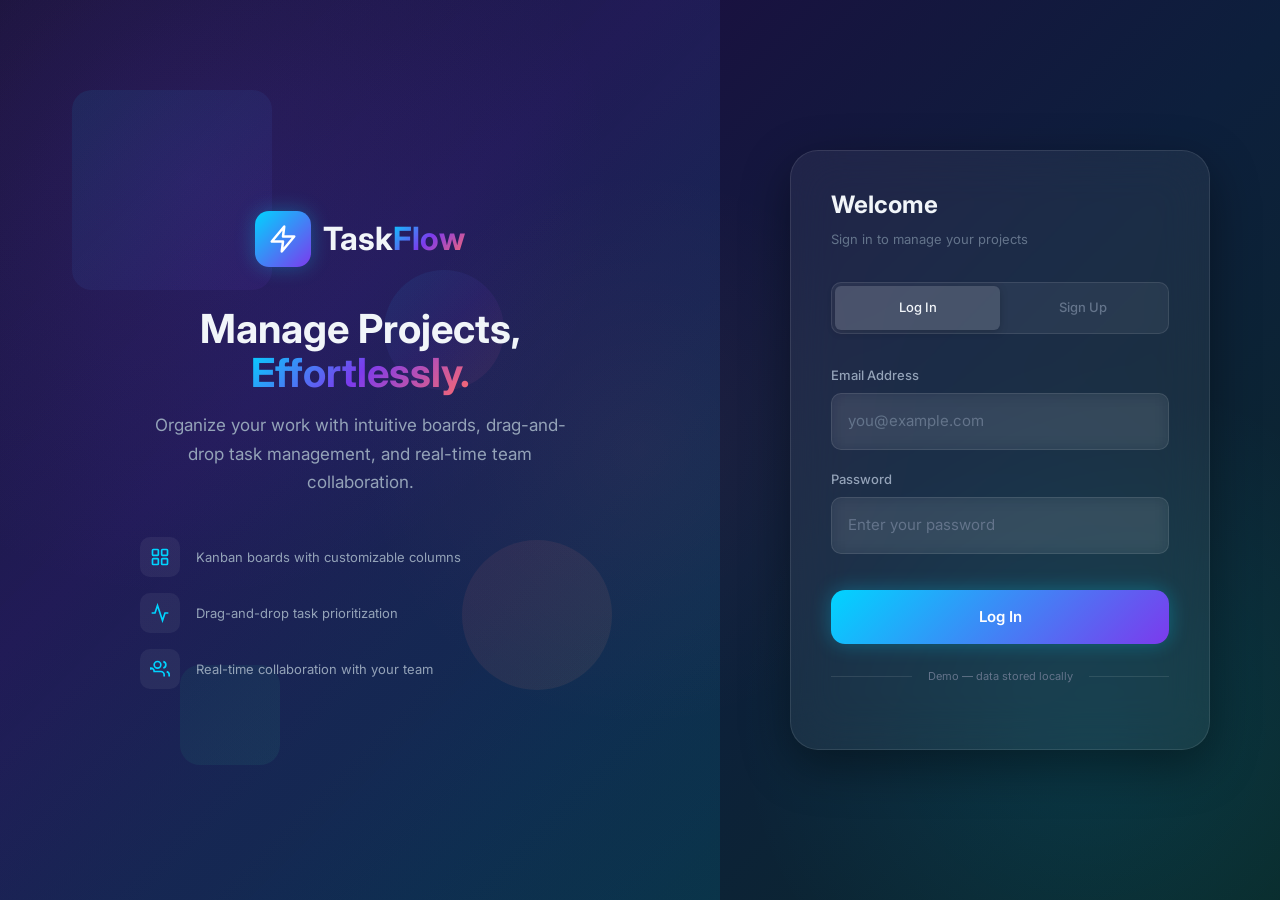
<file: index.html>
<!DOCTYPE html>
<html lang="en">
<head>
  <meta charset="UTF-8">
  <meta name="viewport" content="width=device-width, initial-scale=1.0">
  <meta name="description" content="TaskFlow — Modern project management tool for teams. Organize tasks with boards, lists, and drag-and-drop.">
  <title>TaskFlow — Sign In</title>

  <!-- Stylesheets -->
  <link rel="stylesheet" href="css/variables.css">
  <link rel="stylesheet" href="css/base.css">
  <link rel="stylesheet" href="css/components.css">
  <link rel="stylesheet" href="css/auth.css">

  <!-- Favicon -->
  <link rel="icon" href="data:image/svg+xml,<svg xmlns='http://www.w3.org/2000/svg' viewBox='0 0 100 100'><text y='.9em' font-size='90'>⚡</text></svg>">
</head>
<body>
  <div class="auth-container page-enter">

    <!-- Left Panel — Branding -->
    <div class="auth-branding">
      <div class="floating-shapes">
        <div class="floating-shape shape-1"></div>
        <div class="floating-shape shape-2"></div>
        <div class="floating-shape shape-3"></div>
        <div class="floating-shape shape-4"></div>
        
      </div>

      <div class="branding-content">
        <div class="branding-logo">
          <div class="branding-logo-icon">
            <svg viewBox="0 0 24 24" fill="none" stroke="currentColor" stroke-width="2" stroke-linecap="round" stroke-linejoin="round">
              <path d="M13 2L3 14h9l-1 8 10-12h-9l1-8z"/>
            </svg>
          </div>
          <span class="branding-logo-text">Task<span class="text-gradient">Flow</span></span>
        </div>

        <h1 class="branding-headline">
          Manage Projects,<br>
          <span class="text-gradient">Effortlessly.</span>
        </h1>

        <p class="branding-subtext">
          Organize your work with intuitive boards, drag-and-drop task management, and real-time team collaboration.
        </p>

        <div class="branding-features">
          <div class="branding-feature">
            <div class="branding-feature-icon">
              <svg viewBox="0 0 24 24" fill="none" stroke="currentColor" stroke-width="2">
                <rect x="3" y="3" width="7" height="7" rx="1"/><rect x="14" y="3" width="7" height="7" rx="1"/><rect x="3" y="14" width="7" height="7" rx="1"/><rect x="14" y="14" width="7" height="7" rx="1"/>
              </svg>
            </div>
            <span class="branding-feature-text">Kanban boards with customizable columns</span>
          </div>
          <div class="branding-feature">
            <div class="branding-feature-icon">
              <svg viewBox="0 0 24 24" fill="none" stroke="currentColor" stroke-width="2">
                <polyline points="22 12 18 12 15 21 9 3 6 12 2 12"/>
              </svg>
            </div>
            <span class="branding-feature-text">Drag-and-drop task prioritization</span>
          </div>
          <div class="branding-feature">
            <div class="branding-feature-icon">
              <svg viewBox="0 0 24 24" fill="none" stroke="currentColor" stroke-width="2">
                <path d="M17 21v-2a4 4 0 00-4-4H5a4 4 0 00-4-4v2"/><circle cx="9" cy="7" r="4"/><path d="M23 21v-2a4 4 0 00-3-3.87"/><path d="M16 3.13a4 4 0 010 7.75"/>
              </svg>
            </div>
            <span class="branding-feature-text">Real-time collaboration with your team</span>
          </div>
        </div>
      </div>
    </div>

    <!-- Right Panel — Auth Form -->
    <div class="auth-form-panel">
      <div class="auth-card">
        <h2 class="auth-card-title">Welcome</h2>
        <p class="auth-card-subtitle">Sign in to manage your projects</p>

        <!-- Tab Switcher -->
        <div class="auth-tabs">
          <button class="auth-tab active" id="login-tab">Log In</button>
          <button class="auth-tab" id="signup-tab">Sign Up</button>
        </div>

        <!-- Login Form -->
        <form class="auth-form active" id="login-form">
          <div class="form-group">
            <label class="form-label" for="login-email">Email Address</label>
            <input class="form-input" type="email" id="login-email" placeholder="you@example.com" required autocomplete="email">
          </div>
          <div class="form-group">
            <label class="form-label" for="login-password">Password</label>
            <input class="form-input" type="password" id="login-password" placeholder="Enter your password" required autocomplete="current-password">
          </div>
          <button type="submit" class="btn btn-primary btn-lg auth-submit">
            Log In
          </button>
        </form>

        <!-- Signup Form -->
        <form class="auth-form" id="signup-form">
          <div class="form-group">
            <label class="form-label" for="signup-name">Full Name</label>
            <input class="form-input" type="text" id="signup-name" placeholder="John Doe" required autocomplete="name">
          </div>
          <div class="form-group">
            <label class="form-label" for="signup-email">Email Address</label>
            <input class="form-input" type="email" id="signup-email" placeholder="you@example.com" required autocomplete="email">
          </div>
          <div class="form-group">
            <label class="form-label" for="signup-password">Password</label>
            <input class="form-input" type="password" id="signup-password" placeholder="Create a password (min 4 chars)" required minlength="4" autocomplete="new-password">
          </div>
          <button type="submit" class="btn btn-primary btn-lg auth-submit">
            Create Account
          </button>
        </form>

        <div class="auth-divider">Demo — data stored locally</div>
      </div>
    </div>
  </div>

  <!-- Toast Container -->
  <div id="toast-container"></div>

  <!-- Scripts -->
  <script src="js/utils.js"></script>
  <script src="js/store.js"></script>
  <script src="js/modal.js"></script>
  <script src="js/auth.js"></script>
</body>
</html>
</file>
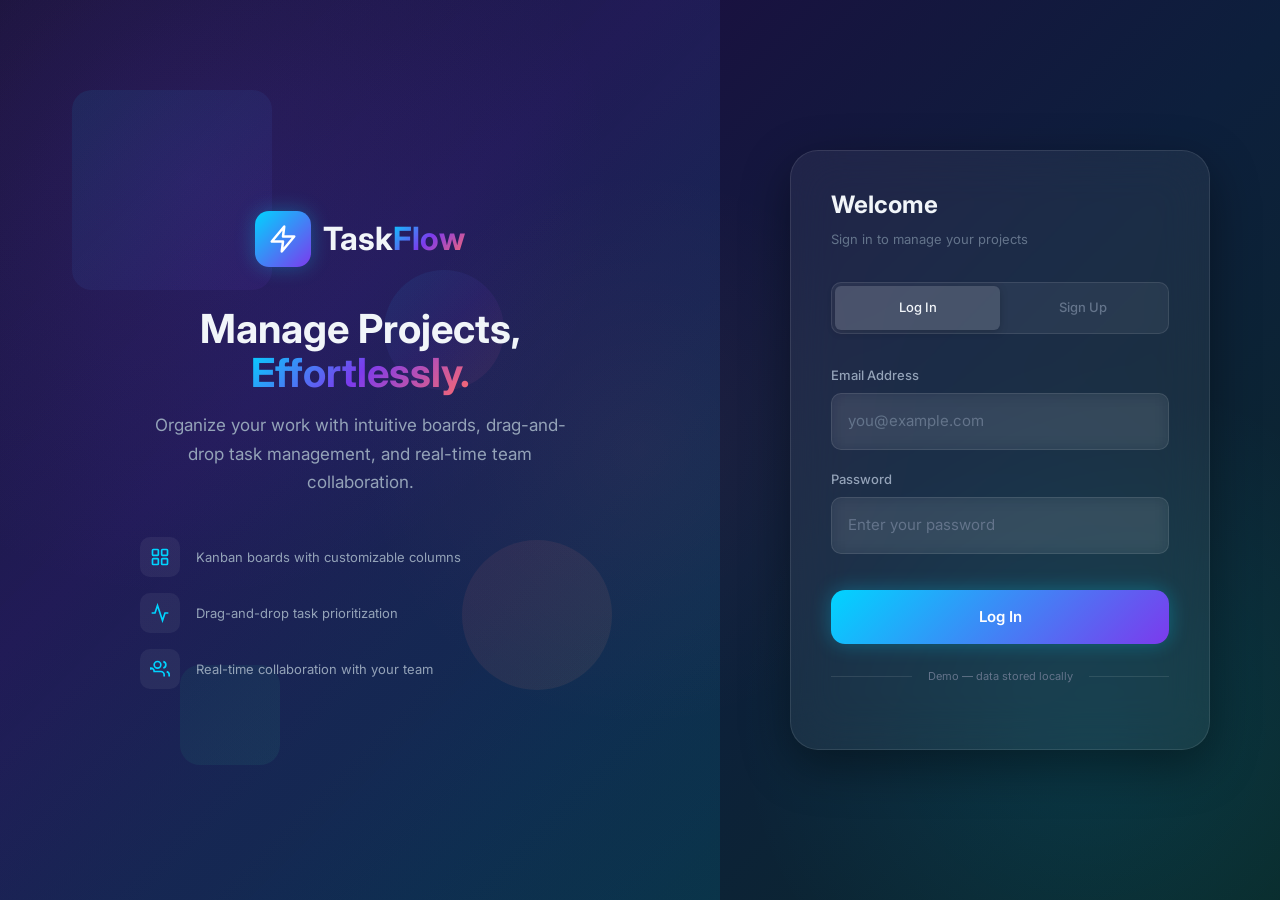
<file: app.html>
<!DOCTYPE html>
<html lang="en">
<head>
  <meta charset="UTF-8">
  <meta name="viewport" content="width=device-width, initial-scale=1.0">
  <meta name="description" content="TaskFlow Dashboard — View and manage all your project boards.">
  <title>TaskFlow — Dashboard</title>

  <!-- Stylesheets -->
  <link rel="stylesheet" href="css/variables.css">
  <link rel="stylesheet" href="css/base.css">
  <link rel="stylesheet" href="css/components.css">
  <link rel="stylesheet" href="css/dashboard.css">

  <!-- Favicon -->
  <link rel="icon" href="data:image/svg+xml,<svg xmlns='http://www.w3.org/2000/svg' viewBox='0 0 100 100'><text y='.9em' font-size='90'>⚡</text></svg>">
</head>
<body>
  <div class="app-layout page-enter">
    
    

    <!-- Navbar -->
    <nav class="navbar">
      <div class="navbar-left">
        <a href="app.html" class="navbar-logo">
          <div class="navbar-logo-icon">
            <svg viewBox="0 0 24 24" fill="none" stroke="currentColor" stroke-width="2" stroke-linecap="round" stroke-linejoin="round">
              <path d="M13 2L3 14h9l-1 8 10-12h-9l1-8z"/>
            </svg>
          </div>
          <span class="navbar-logo-text">Task<span class="text-gradient">Flow</span></span>
        </a>

        <div class="navbar-search">
          <svg class="navbar-search-icon" viewBox="0 0 24 24" fill="none" stroke="currentColor" stroke-width="2">
            <circle cx="11" cy="11" r="8"/><line x1="21" y1="21" x2="16.65" y2="16.65"/>
          </svg>
          <input class="navbar-search-input" type="text" id="search-input" placeholder="Search boards...">
        </div>
      </div>

      <div class="navbar-right">
        <button class="btn btn-primary btn-sm" id="create-board-btn">
          <svg width="16" height="16" viewBox="0 0 24 24" fill="none" stroke="currentColor" stroke-width="2">
            <line x1="12" y1="5" x2="12" y2="19"/><line x1="5" y1="12" x2="19" y2="12"/>
          </svg>
          New Board
        </button>

        <div class="dropdown">
          <div class="navbar-user" id="user-menu-toggle">
            <div class="avatar" id="user-avatar"></div>
            <span class="navbar-user-name" id="user-name"></span>
            <svg width="14" height="14" viewBox="0 0 24 24" fill="none" stroke="currentColor" stroke-width="2">
              <polyline points="6 9 12 15 18 9"/>
            </svg>
          </div>
          <div class="dropdown-menu" id="user-dropdown">
            <button class="dropdown-item dropdown-item--danger" id="logout-btn">
              <svg width="16" height="16" viewBox="0 0 24 24" fill="none" stroke="currentColor" stroke-width="2">
                <path d="M9 21H5a2 2 0 01-2-2V5a2 2 0 012-2h4"/><polyline points="16 17 21 12 16 7"/><line x1="21" y1="12" x2="9" y2="12"/>
              </svg>
              Log Out
            </button>
          </div>
        </div>
      </div>
    </nav>

    <!-- Main Content -->
    <main class="dashboard-main">

      <!-- Greeting -->
      <div class="dashboard-header">
        <h1 class="dashboard-greeting">Good day, <span id="greeting-name"></span> 👋</h1>
        <p class="dashboard-subtitle">Here are your project boards</p>
      </div>

      <!-- Starred Boards -->
      <section class="starred-section" id="starred-section" style="display: none;">
        <div class="section-header">
          <h2 class="section-title">
            <svg viewBox="0 0 24 24" fill="currentColor" stroke="currentColor" stroke-width="1">
              <polygon points="12 2 15.09 8.26 22 9.27 17 14.14 18.18 21.02 12 17.77 5.82 21.02 7 14.14 2 9.27 8.91 8.26 12 2"/>
            </svg>
            Starred
          </h2>
        </div>
        <div class="boards-grid" id="starred-grid"></div>
      </section>

      <!-- All Boards -->
      <section>
        <div class="section-header">
          <h2 class="section-title">
            <svg viewBox="0 0 24 24" fill="none" stroke="currentColor" stroke-width="2">
              <rect x="3" y="3" width="18" height="18" rx="2"/><line x1="9" y1="3" x2="9" y2="21"/><line x1="15" y1="3" x2="15" y2="21"/>
            </svg>
            All Boards
          </h2>
        </div>
        <div class="boards-grid" id="boards-grid"></div>
      </section>
    </main>
  </div>

  <!-- Toast Container -->
  <div id="toast-container"></div>

  <!-- Scripts -->
  <script src="js/utils.js"></script>
  <script src="js/store.js"></script>
  <script src="js/modal.js"></script>
  <script src="js/auth.js"></script>
  <script src="js/dashboard.js"></script>

  <!-- User dropdown toggle -->
  <script>
    document.getElementById('user-menu-toggle')?.addEventListener('click', () => {
      document.getElementById('user-dropdown')?.classList.toggle('active');
    });
    document.addEventListener('click', (e) => {
      if (!e.target.closest('#user-menu-toggle') && !e.target.closest('#user-dropdown')) {
        document.getElementById('user-dropdown')?.classList.remove('active');
      }
    });
  </script>
</body>
</html>
</file>
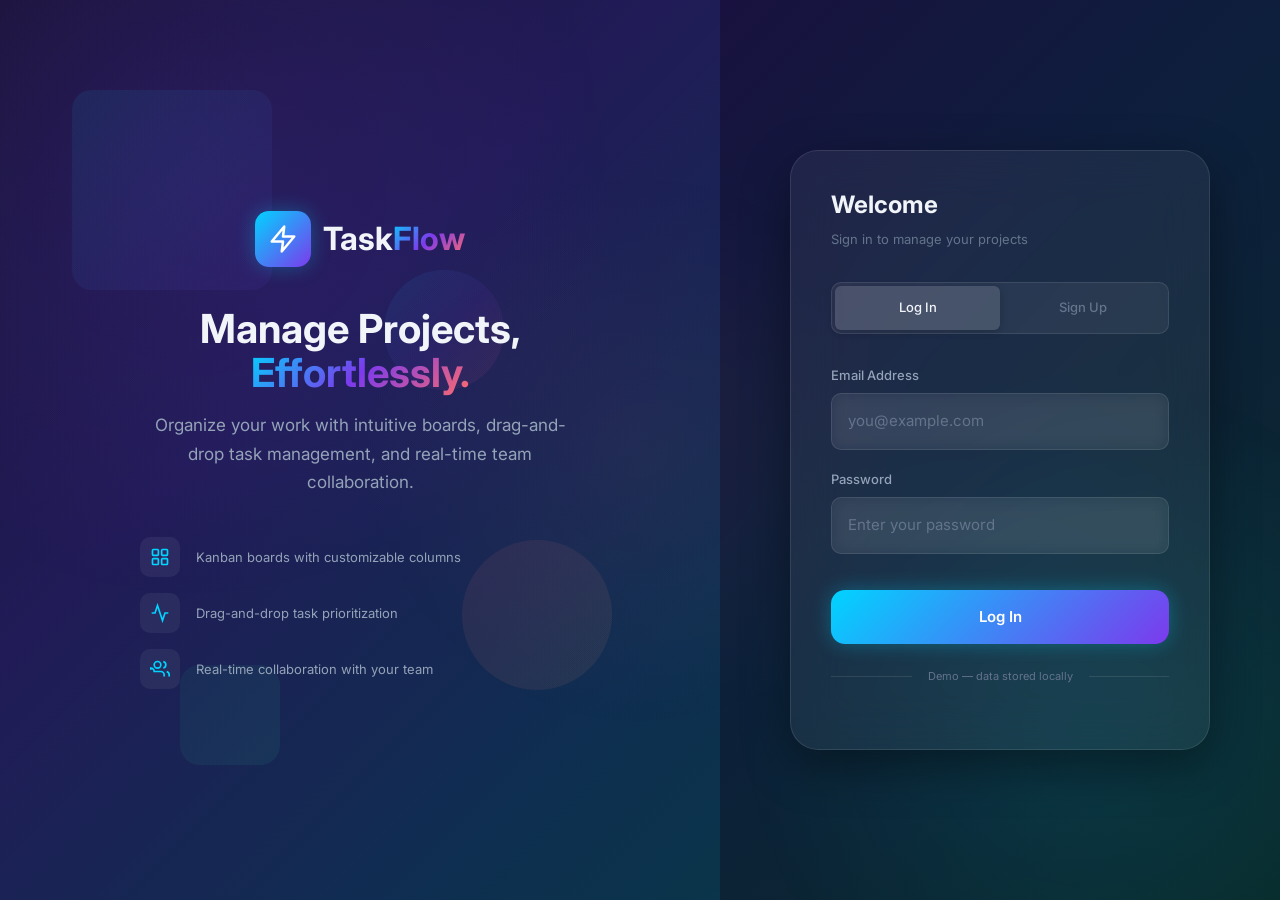
<file: board.html>
<!DOCTYPE html>
<html lang="en">
<head>
  <meta charset="UTF-8">
  <meta name="viewport" content="width=device-width, initial-scale=1.0">
  <meta name="description" content="TaskFlow Board — Manage lists and tasks with drag-and-drop.">
  <title>TaskFlow — Board</title>

  <!-- Stylesheets -->
  <link rel="stylesheet" href="css/variables.css">
  <link rel="stylesheet" href="css/base.css">
  <link rel="stylesheet" href="css/components.css">
  <link rel="stylesheet" href="css/board.css">

  <!-- Favicon -->
  <link rel="icon" href="data:image/svg+xml,<svg xmlns='http://www.w3.org/2000/svg' viewBox='0 0 100 100'><text y='.9em' font-size='90'>⚡</text></svg>">
</head>
<body>
  <div class="board-layout">

    <!-- Board Header / Navbar -->
    <header class="board-header">
      <div class="board-header-left">
        <button class="board-back-btn" id="board-back-btn" aria-label="Back to dashboard">
          <svg viewBox="0 0 24 24" fill="none" stroke="currentColor" stroke-width="2">
            <polyline points="15 18 9 12 15 6"/>
          </svg>
        </button>

        <a href="app.html" class="navbar-logo" style="margin-right: var(--space-4);">
          <div class="navbar-logo-icon" style="width:30px;height:30px;">
            <svg viewBox="0 0 24 24" fill="none" stroke="currentColor" stroke-width="2" stroke-linecap="round" stroke-linejoin="round" style="width:16px;height:16px;">
              <path d="M13 2L3 14h9l-1 8 10-12h-9l1-8z"/>
            </svg>
          </div>
        </a>

        <div class="board-title-wrap">
          <input class="board-title" id="board-title" value="" spellcheck="false" maxlength="40">
          <button class="board-star-btn" id="board-star-btn" aria-label="Star board">
            <svg viewBox="0 0 24 24" fill="none" stroke="currentColor" stroke-width="2">
              <polygon points="12 2 15.09 8.26 22 9.27 17 14.14 18.18 21.02 12 17.77 5.82 21.02 7 14.14 2 9.27 8.91 8.26 12 2"/>
            </svg>
          </button>
        </div>
      </div>

      <div class="board-header-right">
        <button class="btn btn-ghost btn-sm" id="board-delete-btn" data-tooltip="Delete board">
          <svg width="16" height="16" viewBox="0 0 24 24" fill="none" stroke="currentColor" stroke-width="2">
            <polyline points="3 6 5 6 21 6"/><path d="M19 6v14a2 2 0 01-2 2H7a2 2 0 01-2-2V6m3 0V4a2 2 0 012-2h4a2 2 0 012 2v2"/>
          </svg>
        </button>

        <div class="dropdown">
          <div class="navbar-user" id="board-user-toggle" style="cursor:pointer;">
            <div class="avatar avatar-sm" id="navbar-user-avatar"></div>
            <span class="navbar-user-name" id="navbar-user-name" style="font-size: var(--font-size-sm);"></span>
          </div>
          <div class="dropdown-menu" id="board-user-dropdown">
            <button class="dropdown-item" onclick="window.location.href='app.html'">
              <svg width="16" height="16" viewBox="0 0 24 24" fill="none" stroke="currentColor" stroke-width="2">
                <rect x="3" y="3" width="18" height="18" rx="2"/><line x1="9" y1="3" x2="9" y2="21"/>
              </svg>
              All Boards
            </button>
            <div class="dropdown-divider"></div>
            <button class="dropdown-item dropdown-item--danger" id="logout-btn">
              <svg width="16" height="16" viewBox="0 0 24 24" fill="none" stroke="currentColor" stroke-width="2">
                <path d="M9 21H5a2 2 0 01-2-2V5a2 2 0 012-2h4"/><polyline points="16 17 21 12 16 7"/><line x1="21" y1="12" x2="9" y2="12"/>
              </svg>
              Log Out
            </button>
          </div>
        </div>
      </div>
    </header>

    <!-- Board Content — Horizontal Scrolling -->
    <div class="board-content" id="board-content">

      <!-- Lists will be rendered here dynamically -->

      <!-- Add List Button -->
      <button class="add-list-btn" id="add-list-btn">
        <svg viewBox="0 0 24 24" fill="none" stroke="currentColor" stroke-width="2">
          <line x1="12" y1="5" x2="12" y2="19"/><line x1="5" y1="12" x2="19" y2="12"/>
        </svg>
        Add another list
      </button>

      <!-- Add List Form (hidden by default) -->
      <div class="add-list-form" id="add-list-form">
        <div class="add-list-form-inner">
          <input class="add-list-input" id="add-list-input" placeholder="Enter list title..." maxlength="30">
          <div class="add-list-actions">
            <button class="btn btn-primary btn-sm" id="add-list-submit">Add List</button>
            <button class="btn btn-ghost btn-sm" id="add-list-cancel">Cancel</button>
          </div>
        </div>
      </div>
    </div>

    <!-- Task Detail Overlay -->
    <div class="task-detail-overlay" id="task-detail-overlay"></div>

    <!-- Task Detail Sidebar -->
    <div class="task-detail-panel" id="task-detail-panel">
      <div class="task-detail-header">
        <h3 style="font-size: var(--font-size-sm); color: var(--color-text-tertiary); text-transform: uppercase; letter-spacing: 0.5px;">Task Details</h3>
        <button class="task-detail-close" id="task-detail-close" aria-label="Close task details">
          <svg viewBox="0 0 24 24" fill="none" stroke="currentColor" stroke-width="2">
            <line x1="18" y1="6" x2="6" y2="18"/><line x1="6" y1="6" x2="18" y2="18"/>
          </svg>
        </button>
      </div>
      <div class="task-detail-body" id="task-detail-body">
        <!-- Populated dynamically -->
      </div>
    </div>
  </div>

  <!-- Toast Container -->
  <div id="toast-container"></div>

  <!-- Scripts -->
  <script src="js/utils.js"></script>
  <script src="js/store.js"></script>
  <script src="js/modal.js"></script>
  <script src="js/auth.js"></script>
  <script src="js/dragdrop.js"></script>
  <script src="js/realtime.js"></script>
  <script src="js/board.js"></script>

  <!-- Board user dropdown toggle -->
  <script>
    document.getElementById('board-user-toggle')?.addEventListener('click', () => {
      document.getElementById('board-user-dropdown')?.classList.toggle('active');
    });
    document.addEventListener('click', (e) => {
      if (!e.target.closest('#board-user-toggle') && !e.target.closest('#board-user-dropdown')) {
        document.getElementById('board-user-dropdown')?.classList.remove('active');
      }
    });
  </script>
</body>
</html>
</file>
<file: css/variables.css>
/* ============================================
   TASKFLOW — Design Tokens
   ============================================ */

:root {
  /* ---- Color Palette (Dark Theme) ---- */
  --color-bg-primary: #0a0e1a;
  --color-bg-secondary: #111827;
  --color-bg-tertiary: #1a2035;
  --color-bg-elevated: #1e2642;

  /* Gradient Backgrounds */
  --gradient-bg: linear-gradient(135deg, #0a0e1a 0%, #1a1040 30%, #0d1f3c 60%, #0a2a2a 100%);
  --gradient-accent: linear-gradient(135deg, #00d4ff 0%, #7c3aed 50%, #ff6b6b 100%);
  --gradient-warm: linear-gradient(135deg, #ff6b6b 0%, #ffa07a 100%);
  --gradient-cool: linear-gradient(135deg, #00d4ff 0%, #7c3aed 100%);
  --gradient-success: linear-gradient(135deg, #10b981 0%, #34d399 100%);

  /* Text Colors */
  --color-text-primary: #f1f5f9;
  --color-text-secondary: #94a3b8;
  --color-text-tertiary: #64748b;
  --color-text-inverse: #0a0e1a;
  --color-text-accent: #00d4ff;

  /* Accent Colors */
  --color-accent-cyan: #00d4ff;
  --color-accent-purple: #7c3aed;
  --color-accent-coral: #ff6b6b;
  --color-accent-amber: #f59e0b;
  --color-accent-emerald: #10b981;
  --color-accent-pink: #ec4899;

  /* Glassmorphism */
  --glass-bg: rgba(255, 255, 255, 0.06);
  --glass-bg-hover: rgba(255, 255, 255, 0.1);
  --glass-bg-active: rgba(255, 255, 255, 0.14);
  --glass-border: rgba(255, 255, 255, 0.1);
  --glass-border-hover: rgba(255, 255, 255, 0.2);
  --glass-blur: 16px;
  --glass-blur-heavy: 24px;

  /* Semantic Colors */
  --color-danger: #ef4444;
  --color-danger-hover: #dc2626;
  --color-warning: #f59e0b;
  --color-success: #10b981;
  --color-info: #3b82f6;

  /* ---- Typography ---- */
  --font-family: 'Inter', -apple-system, BlinkMacSystemFont, 'Segoe UI', sans-serif;
  --font-size-xs: 0.6875rem;   /* 11px */
  --font-size-sm: 0.8125rem;   /* 13px */
  --font-size-base: 0.9375rem; /* 15px */
  --font-size-md: 1.0625rem;   /* 17px */
  --font-size-lg: 1.25rem;     /* 20px */
  --font-size-xl: 1.5rem;      /* 24px */
  --font-size-2xl: 2rem;       /* 32px */
  --font-size-3xl: 2.5rem;     /* 40px */
  --font-size-4xl: 3.5rem;     /* 56px */
  --font-weight-normal: 400;
  --font-weight-medium: 500;
  --font-weight-semibold: 600;
  --font-weight-bold: 700;
  --line-height-tight: 1.2;
  --line-height-normal: 1.5;
  --line-height-relaxed: 1.7;

  /* ---- Spacing ---- */
  --space-1: 0.25rem;   /* 4px */
  --space-2: 0.5rem;    /* 8px */
  --space-3: 0.75rem;   /* 12px */
  --space-4: 1rem;      /* 16px */
  --space-5: 1.25rem;   /* 20px */
  --space-6: 1.5rem;    /* 24px */
  --space-8: 2rem;      /* 32px */
  --space-10: 2.5rem;   /* 40px */
  --space-12: 3rem;     /* 48px */
  --space-16: 4rem;     /* 64px */
  --space-20: 5rem;     /* 80px */

  /* ---- Border Radius ---- */
  --radius-sm: 6px;
  --radius-md: 10px;
  --radius-lg: 14px;
  --radius-xl: 20px;
  --radius-2xl: 28px;
  --radius-full: 9999px;

  /* ---- Shadows ---- */
  --shadow-sm: 0 2px 8px rgba(0, 0, 0, 0.2);
  --shadow-md: 0 4px 16px rgba(0, 0, 0, 0.25);
  --shadow-lg: 0 8px 32px rgba(0, 0, 0, 0.3);
  --shadow-xl: 0 16px 48px rgba(0, 0, 0, 0.4);
  --shadow-glow-cyan: 0 0 20px rgba(0, 212, 255, 0.3);
  --shadow-glow-purple: 0 0 20px rgba(124, 58, 237, 0.3);
  --shadow-glow-coral: 0 0 20px rgba(255, 107, 107, 0.3);

  /* ---- Transitions ---- */
  --transition-fast: 150ms cubic-bezier(0.4, 0, 0.2, 1);
  --transition-base: 250ms cubic-bezier(0.4, 0, 0.2, 1);
  --transition-slow: 400ms cubic-bezier(0.4, 0, 0.2, 1);
  --transition-spring: 500ms cubic-bezier(0.34, 1.56, 0.64, 1);

  /* ---- Z-Index Scale ---- */
  --z-base: 1;
  --z-dropdown: 100;
  --z-sticky: 200;
  --z-overlay: 300;
  --z-modal: 400;
  --z-toast: 500;
  --z-tooltip: 600;

  /* ---- Layout ---- */
  --navbar-height: 64px;
  --sidebar-width: 280px;
  --list-width: 300px;
  --task-detail-width: 420px;
}
</file>
<file: css/base.css>
/* ============================================
   TASKFLOW — Base & Global Styles
   ============================================ */

@import url('https://fonts.googleapis.com/css2?family=Inter:wght@300;400;500;600;700;800&display=swap');

/* ---- Reset ---- */
*, *::before, *::after {
  margin: 0;
  padding: 0;
  box-sizing: border-box;
}

html {
  font-size: 16px;
  -webkit-font-smoothing: antialiased;
  -moz-osx-font-smoothing: grayscale;
  text-rendering: optimizeLegibility;
}

body {
  font-family: var(--font-family);
  font-size: var(--font-size-base);
  font-weight: var(--font-weight-normal);
  line-height: var(--line-height-normal);
  color: var(--color-text-primary);
  background: var(--color-bg-primary);
  min-height: 100vh;
  overflow-x: hidden;
}

/* Animated gradient background */
body::before {
  content: '';
  position: fixed;
  inset: 0;
  background: var(--gradient-bg);
  z-index: -2;
}

body::after {
  content: '';
  position: fixed;
  inset: 0;
  background:
    radial-gradient(ellipse 600px 600px at 15% 20%, rgba(124, 58, 237, 0.12) 0%, transparent 70%),
    radial-gradient(ellipse 500px 500px at 85% 80%, rgba(0, 212, 255, 0.1) 0%, transparent 70%),
    radial-gradient(ellipse 400px 400px at 50% 50%, rgba(255, 107, 107, 0.06) 0%, transparent 70%);
  z-index: -1;
  animation: ambientShift 20s ease-in-out infinite alternate;
}

@keyframes ambientShift {
  0% { opacity: 1; transform: scale(1); }
  50% { opacity: 0.8; transform: scale(1.05); }
  100% { opacity: 1; transform: scale(1); }
}

/* ---- Typography ---- */
h1, h2, h3, h4, h5, h6 {
  font-weight: var(--font-weight-semibold);
  line-height: var(--line-height-tight);
  color: var(--color-text-primary);
}

h1 { font-size: var(--font-size-3xl); }
h2 { font-size: var(--font-size-2xl); }
h3 { font-size: var(--font-size-xl); }
h4 { font-size: var(--font-size-lg); }
h5 { font-size: var(--font-size-md); }
h6 { font-size: var(--font-size-base); }

p {
  color: var(--color-text-secondary);
  line-height: var(--line-height-relaxed);
}

a {
  color: var(--color-accent-cyan);
  text-decoration: none;
  transition: color var(--transition-fast);
}

a:hover {
  color: var(--color-accent-purple);
}

/* ---- Selection ---- */
::selection {
  background: rgba(0, 212, 255, 0.3);
  color: var(--color-text-primary);
}

/* ---- Scrollbar ---- */
::-webkit-scrollbar {
  width: 8px;
  height: 8px;
}

::-webkit-scrollbar-track {
  background: transparent;
}

::-webkit-scrollbar-thumb {
  background: rgba(255, 255, 255, 0.12);
  border-radius: var(--radius-full);
}

::-webkit-scrollbar-thumb:hover {
  background: rgba(255, 255, 255, 0.2);
}

/* Firefox scrollbar */
* {
  scrollbar-width: thin;
  scrollbar-color: rgba(255, 255, 255, 0.12) transparent;
}

/* ---- Focus Styles ---- */
:focus-visible {
  outline: 2px solid var(--color-accent-cyan);
  outline-offset: 2px;
}

/* ---- Utility ---- */
.sr-only {
  position: absolute;
  width: 1px;
  height: 1px;
  padding: 0;
  margin: -1px;
  overflow: hidden;
  clip: rect(0, 0, 0, 0);
  white-space: nowrap;
  border: 0;
}

.text-gradient {
  background: var(--gradient-accent);
  -webkit-background-clip: text;
  -webkit-text-fill-color: transparent;
  background-clip: text;
}

/* ---- Toast Container ---- */
#toast-container {
  position: fixed;
  bottom: var(--space-6);
  right: var(--space-6);
  z-index: var(--z-toast);
  display: flex;
  flex-direction: column-reverse;
  gap: var(--space-3);
  pointer-events: none;
}

.toast {
  pointer-events: auto;
  padding: var(--space-3) var(--space-5);
  border-radius: var(--radius-md);
  background: var(--glass-bg-active);
  backdrop-filter: blur(var(--glass-blur));
  -webkit-backdrop-filter: blur(var(--glass-blur));
  border: 1px solid var(--glass-border);
  color: var(--color-text-primary);
  font-size: var(--font-size-sm);
  font-weight: var(--font-weight-medium);
  box-shadow: var(--shadow-lg);
  display: flex;
  align-items: center;
  gap: var(--space-3);
  min-width: 280px;
  max-width: 420px;
  animation: toastIn 0.4s var(--transition-spring) forwards;
}

.toast.toast-exit {
  animation: toastOut 0.3s ease-in forwards;
}

.toast--success { border-left: 3px solid var(--color-success); }
.toast--error   { border-left: 3px solid var(--color-danger); }
.toast--warning { border-left: 3px solid var(--color-warning); }
.toast--info    { border-left: 3px solid var(--color-info); }

.toast-icon {
  width: 20px;
  height: 20px;
  flex-shrink: 0;
}

@keyframes toastIn {
  from { opacity: 0; transform: translateX(100px) scale(0.9); }
  to   { opacity: 1; transform: translateX(0) scale(1); }
}

@keyframes toastOut {
  from { opacity: 1; transform: translateX(0) scale(1); }
  to   { opacity: 0; transform: translateX(100px) scale(0.9); }
}

/* ---- Page Transition ---- */
.page-enter {
  animation: pageEnter 0.5s ease-out forwards;
}

@keyframes pageEnter {
  from { opacity: 0; transform: translateY(20px); }
  to   { opacity: 1; transform: translateY(0); }
}

/* ---- Loading Spinner ---- */
.spinner {
  width: 24px;
  height: 24px;
  border: 3px solid rgba(255, 255, 255, 0.1);
  border-top-color: var(--color-accent-cyan);
  border-radius: 50%;
  animation: spin 0.8s linear infinite;
}

@keyframes spin {
  to { transform: rotate(360deg); }
}

/* ---- Image Reset ---- */
img, svg {
  display: block;
  max-width: 100%;
}

/* ---- List Reset ---- */
ul, ol {
  list-style: none;
}

/* ---- Button Reset ---- */
button {
  font: inherit;
  color: inherit;
  background: none;
  border: none;
  cursor: pointer;
}

/* ---- Input Reset ---- */
input, textarea, select {
  font: inherit;
  color: inherit;
  background: none;
  border: none;
  outline: none;
}

textarea {
  resize: vertical;
}
</file>
<file: css/components.css>
/* ============================================
   TASKFLOW — Reusable Components
   ============================================ */

/* ---- Buttons ---- */
.btn {
  display: inline-flex;
  align-items: center;
  justify-content: center;
  gap: var(--space-2);
  padding: var(--space-3) var(--space-5);
  font-size: var(--font-size-sm);
  font-weight: var(--font-weight-semibold);
  border-radius: var(--radius-md);
  cursor: pointer;
  transition: all var(--transition-base);
  white-space: nowrap;
  position: relative;
  overflow: hidden;
}

.btn::after {
  content: '';
  position: absolute;
  inset: 0;
  background: rgba(255, 255, 255, 0);
  transition: background var(--transition-fast);
}

.btn:hover::after {
  background: rgba(255, 255, 255, 0.08);
}

.btn:active {
  transform: scale(0.97);
}

.btn-primary {
  background: var(--gradient-cool);
  color: white;
  box-shadow: var(--shadow-glow-cyan);
}

.btn-primary:hover {
  box-shadow: 0 0 30px rgba(0, 212, 255, 0.5);
}

.btn-secondary {
  background: var(--glass-bg);
  backdrop-filter: blur(var(--glass-blur));
  -webkit-backdrop-filter: blur(var(--glass-blur));
  border: 1px solid var(--glass-border);
  color: var(--color-text-primary);
}

.btn-secondary:hover {
  border-color: var(--glass-border-hover);
  background: var(--glass-bg-hover);
}

.btn-danger {
  background: var(--color-danger);
  color: white;
}

.btn-danger:hover {
  background: var(--color-danger-hover);
  box-shadow: var(--shadow-glow-coral);
}

.btn-ghost {
  background: transparent;
  color: var(--color-text-secondary);
}

.btn-ghost:hover {
  color: var(--color-text-primary);
  background: var(--glass-bg);
}

.btn-icon {
  width: 36px;
  height: 36px;
  padding: 0;
  border-radius: var(--radius-md);
}

.btn-sm {
  padding: var(--space-2) var(--space-3);
  font-size: var(--font-size-xs);
}

.btn-lg {
  padding: var(--space-4) var(--space-8);
  font-size: var(--font-size-base);
  border-radius: var(--radius-lg);
}

/* ---- Input Fields ---- */
.form-group {
  position: relative;
  margin-bottom: var(--space-5);
}

.form-input {
  width: 100%;
  padding: var(--space-4) var(--space-4);
  background: var(--glass-bg);
  border: 1px solid var(--glass-border);
  border-radius: var(--radius-md);
  color: var(--color-text-primary);
  font-size: var(--font-size-base);
  transition: all var(--transition-base);
  backdrop-filter: blur(8px);
  -webkit-backdrop-filter: blur(8px);
}

.form-input:focus {
  border-color: var(--color-accent-cyan);
  box-shadow: 0 0 0 3px rgba(0, 212, 255, 0.15);
  background: var(--glass-bg-hover);
}

.form-input::placeholder {
  color: var(--color-text-tertiary);
}

.form-label {
  display: block;
  margin-bottom: var(--space-2);
  font-size: var(--font-size-sm);
  font-weight: var(--font-weight-medium);
  color: var(--color-text-secondary);
}

.form-input-icon {
  position: absolute;
  right: var(--space-4);
  top: 50%;
  transform: translateY(-50%);
  color: var(--color-text-tertiary);
  pointer-events: none;
}

/* ---- Textarea ---- */
.form-textarea {
  width: 100%;
  min-height: 100px;
  padding: var(--space-3) var(--space-4);
  background: var(--glass-bg);
  border: 1px solid var(--glass-border);
  border-radius: var(--radius-md);
  color: var(--color-text-primary);
  font-size: var(--font-size-sm);
  line-height: var(--line-height-relaxed);
  resize: vertical;
  transition: all var(--transition-base);
}

.form-textarea:focus {
  border-color: var(--color-accent-cyan);
  box-shadow: 0 0 0 3px rgba(0, 212, 255, 0.15);
}

/* ---- Glass Card ---- */
.glass-card {
  background: var(--glass-bg);
  backdrop-filter: blur(var(--glass-blur));
  -webkit-backdrop-filter: blur(var(--glass-blur));
  border: 1px solid var(--glass-border);
  border-radius: var(--radius-lg);
  transition: all var(--transition-base);
}

.glass-card:hover {
  border-color: var(--glass-border-hover);
  background: var(--glass-bg-hover);
  box-shadow: var(--shadow-lg);
}

/* ---- Modal ---- */
.modal-overlay {
  position: fixed;
  inset: 0;
  background: rgba(0, 0, 0, 0.6);
  backdrop-filter: blur(4px);
  -webkit-backdrop-filter: blur(4px);
  z-index: var(--z-modal);
  display: flex;
  align-items: center;
  justify-content: center;
  padding: var(--space-6);
  opacity: 0;
  visibility: hidden;
  transition: all var(--transition-base);
}

.modal-overlay.active {
  opacity: 1;
  visibility: visible;
}

.modal-content {
  background: var(--color-bg-secondary);
  border: 1px solid var(--glass-border);
  border-radius: var(--radius-xl);
  padding: var(--space-8);
  width: 100%;
  max-width: 480px;
  max-height: 85vh;
  overflow-y: auto;
  box-shadow: var(--shadow-xl);
  transform: scale(0.9) translateY(20px);
  transition: transform var(--transition-spring);
}

.modal-overlay.active .modal-content {
  transform: scale(1) translateY(0);
}

.modal-header {
  display: flex;
  align-items: center;
  justify-content: space-between;
  margin-bottom: var(--space-6);
}

.modal-title {
  font-size: var(--font-size-xl);
  font-weight: var(--font-weight-bold);
}

.modal-close {
  width: 36px;
  height: 36px;
  display: flex;
  align-items: center;
  justify-content: center;
  border-radius: var(--radius-md);
  color: var(--color-text-tertiary);
  transition: all var(--transition-fast);
}

.modal-close:hover {
  background: var(--glass-bg);
  color: var(--color-text-primary);
}

.modal-body {
  margin-bottom: var(--space-6);
}

.modal-footer {
  display: flex;
  gap: var(--space-3);
  justify-content: flex-end;
}

/* ---- Dropdown ---- */
.dropdown {
  position: relative;
}

.dropdown-menu {
  position: absolute;
  top: calc(100% + var(--space-2));
  right: 0;
  min-width: 180px;
  background: var(--color-bg-secondary);
  border: 1px solid var(--glass-border);
  border-radius: var(--radius-lg);
  padding: var(--space-2);
  box-shadow: var(--shadow-xl);
  z-index: var(--z-dropdown);
  opacity: 0;
  visibility: hidden;
  transform: translateY(-8px) scale(0.96);
  transition: all var(--transition-fast);
}

.dropdown-menu.active {
  opacity: 1;
  visibility: visible;
  transform: translateY(0) scale(1);
}

.dropdown-item {
  display: flex;
  align-items: center;
  gap: var(--space-3);
  width: 100%;
  padding: var(--space-3) var(--space-4);
  font-size: var(--font-size-sm);
  color: var(--color-text-secondary);
  border-radius: var(--radius-md);
  transition: all var(--transition-fast);
  text-align: left;
}

.dropdown-item:hover {
  background: var(--glass-bg);
  color: var(--color-text-primary);
}

.dropdown-item--danger:hover {
  background: rgba(239, 68, 68, 0.15);
  color: var(--color-danger);
}

.dropdown-divider {
  height: 1px;
  background: var(--glass-border);
  margin: var(--space-2) 0;
}

/* ---- Avatar ---- */
.avatar {
  width: 36px;
  height: 36px;
  border-radius: var(--radius-full);
  display: flex;
  align-items: center;
  justify-content: center;
  font-size: var(--font-size-sm);
  font-weight: var(--font-weight-bold);
  color: white;
  flex-shrink: 0;
  text-transform: uppercase;
}

.avatar-sm { width: 28px; height: 28px; font-size: var(--font-size-xs); }
.avatar-lg { width: 48px; height: 48px; font-size: var(--font-size-lg); }

/* ---- Priority Badges ---- */
.priority-badge {
  display: inline-flex;
  align-items: center;
  gap: var(--space-1);
  padding: 2px var(--space-2);
  border-radius: var(--radius-full);
  font-size: var(--font-size-xs);
  font-weight: var(--font-weight-semibold);
  text-transform: uppercase;
  letter-spacing: 0.5px;
}

.priority-low {
  background: rgba(16, 185, 129, 0.15);
  color: var(--color-accent-emerald);
}

.priority-medium {
  background: rgba(245, 158, 11, 0.15);
  color: var(--color-accent-amber);
}

.priority-high {
  background: rgba(255, 107, 107, 0.15);
  color: var(--color-accent-coral);
}

.priority-urgent {
  background: rgba(239, 68, 68, 0.2);
  color: var(--color-danger);
  animation: urgentPulse 2s ease-in-out infinite;
}

@keyframes urgentPulse {
  0%, 100% { opacity: 1; }
  50% { opacity: 0.7; }
}

/* ---- Labels ---- */
.label {
  display: inline-flex;
  padding: 2px var(--space-3);
  border-radius: var(--radius-full);
  font-size: var(--font-size-xs);
  font-weight: var(--font-weight-medium);
}

.label--blue   { background: rgba(59, 130, 246, 0.2); color: #60a5fa; }
.label--green  { background: rgba(16, 185, 129, 0.2); color: #34d399; }
.label--orange { background: rgba(245, 158, 11, 0.2); color: #fbbf24; }
.label--pink   { background: rgba(236, 72, 153, 0.2); color: #f472b6; }
.label--purple { background: rgba(124, 58, 237, 0.2); color: #a78bfa; }
.label--red    { background: rgba(239, 68, 68, 0.2); color: #f87171; }
.label--cyan   { background: rgba(0, 212, 255, 0.2); color: #00d4ff; }

/* ---- Checkbox ---- */
.checkbox-wrapper {
  display: flex;
  align-items: center;
  gap: var(--space-3);
  cursor: pointer;
}

.checkbox {
  width: 18px;
  height: 18px;
  border: 2px solid var(--glass-border-hover);
  border-radius: 4px;
  display: flex;
  align-items: center;
  justify-content: center;
  flex-shrink: 0;
  transition: all var(--transition-fast);
}

.checkbox.checked {
  background: var(--gradient-cool);
  border-color: transparent;
}

.checkbox.checked svg {
  opacity: 1;
}

.checkbox svg {
  width: 12px;
  height: 12px;
  stroke: white;
  opacity: 0;
  transition: opacity var(--transition-fast);
}

/* ---- Progress Bar ---- */
.progress-bar {
  width: 100%;
  height: 4px;
  background: rgba(255, 255, 255, 0.08);
  border-radius: var(--radius-full);
  overflow: hidden;
}

.progress-bar-fill {
  height: 100%;
  background: var(--gradient-cool);
  border-radius: var(--radius-full);
  transition: width var(--transition-slow);
}

/* ---- Empty State ---- */
.empty-state {
  display: flex;
  flex-direction: column;
  align-items: center;
  justify-content: center;
  padding: var(--space-16) var(--space-8);
  text-align: center;
}

.empty-state-icon {
  width: 80px;
  height: 80px;
  margin-bottom: var(--space-6);
  color: var(--color-text-tertiary);
  opacity: 0.5;
}

.empty-state-title {
  font-size: var(--font-size-lg);
  font-weight: var(--font-weight-semibold);
  margin-bottom: var(--space-2);
}

.empty-state-text {
  font-size: var(--font-size-sm);
  color: var(--color-text-tertiary);
  max-width: 320px;
  margin-bottom: var(--space-6);
}

/* ---- Skeleton Loader ---- */
.skeleton {
  background: linear-gradient(90deg,
    rgba(255, 255, 255, 0.04) 25%,
    rgba(255, 255, 255, 0.08) 50%,
    rgba(255, 255, 255, 0.04) 75%
  );
  background-size: 200% 100%;
  animation: shimmer 1.5s ease-in-out infinite;
  border-radius: var(--radius-md);
}

@keyframes shimmer {
  from { background-position: 200% 0; }
  to   { background-position: -200% 0; }
}

/* ---- Tooltip ---- */
[data-tooltip] {
  position: relative;
}

[data-tooltip]::before {
  content: attr(data-tooltip);
  position: absolute;
  bottom: calc(100% + 8px);
  left: 50%;
  transform: translateX(-50%) scale(0.9);
  padding: var(--space-2) var(--space-3);
  background: var(--color-bg-elevated);
  border: 1px solid var(--glass-border);
  border-radius: var(--radius-sm);
  font-size: var(--font-size-xs);
  color: var(--color-text-secondary);
  white-space: nowrap;
  z-index: var(--z-tooltip);
  opacity: 0;
  visibility: hidden;
  transition: all var(--transition-fast);
  pointer-events: none;
}

[data-tooltip]:hover::before {
  opacity: 1;
  visibility: visible;
  transform: translateX(-50%) scale(1);
}

/* ---- Color Picker Swatches ---- */
.color-swatches {
  display: flex;
  flex-wrap: wrap;
  gap: var(--space-2);
}

.color-swatch {
  width: 36px;
  height: 36px;
  border-radius: var(--radius-md);
  cursor: pointer;
  transition: all var(--transition-fast);
  border: 2px solid transparent;
}

.color-swatch:hover {
  transform: scale(1.15);
}

.color-swatch.active {
  border-color: white;
  box-shadow: 0 0 0 2px var(--color-accent-cyan);
}
</file>
<file: css/auth.css>
/* ============================================
   TASKFLOW — Auth Page Styles
   ============================================ */

.auth-container {
  min-height: 100vh;
  display: flex;
  align-items: stretch;
}

/* ---- Left Panel (Branding) ---- */
.auth-branding {
  flex: 1;
  display: flex;
  flex-direction: column;
  justify-content: center;
  align-items: center;
  padding: var(--space-12);
  position: relative;
  overflow: hidden;
}

.auth-branding::before {
  content: '';
  position: absolute;
  inset: 0;
  background: linear-gradient(135deg, rgba(124, 58, 237, 0.15) 0%, rgba(0, 212, 255, 0.1) 100%);
}

/* Floating shapes */
.floating-shapes {
  position: absolute;
  inset: 0;
  pointer-events: none;
}

.floating-shape {
  position: absolute;
  border-radius: var(--radius-xl);
  opacity: 0.08;
  animation: float 15s ease-in-out infinite;
}

.shape-1 {
  width: 200px;
  height: 200px;
  background: var(--gradient-cool);
  top: 10%;
  left: 10%;
  animation-delay: 0s;
}

.shape-2 {
  width: 150px;
  height: 150px;
  background: var(--gradient-warm);
  top: 60%;
  right: 15%;
  animation-delay: -5s;
  border-radius: var(--radius-full);
}

.shape-3 {
  width: 100px;
  height: 100px;
  background: var(--gradient-success);
  bottom: 15%;
  left: 25%;
  animation-delay: -10s;
}

.shape-4 {
  width: 120px;
  height: 120px;
  background: var(--gradient-accent);
  top: 30%;
  right: 30%;
  animation-delay: -7s;
  border-radius: var(--radius-full);
}

@keyframes float {
  0%, 100% { transform: translate(0, 0) rotate(0deg); }
  25%      { transform: translate(30px, -30px) rotate(5deg); }
  50%      { transform: translate(-20px, 20px) rotate(-3deg); }
  75%      { transform: translate(15px, -15px) rotate(7deg); }
}

.branding-content {
  position: relative;
  z-index: 1;
  text-align: center;
  max-width: 440px;
}

.branding-logo {
  display: flex;
  align-items: center;
  justify-content: center;
  gap: var(--space-3);
  margin-bottom: var(--space-10);
}

.branding-logo-icon {
  width: 56px;
  height: 56px;
  background: var(--gradient-cool);
  border-radius: var(--radius-lg);
  display: flex;
  align-items: center;
  justify-content: center;
  box-shadow: var(--shadow-glow-cyan);
}

.branding-logo-icon svg {
  width: 30px;
  height: 30px;
  stroke: white;
}

.branding-logo-text {
  font-size: var(--font-size-2xl);
  font-weight: var(--font-weight-bold);
}

.branding-headline {
  font-size: var(--font-size-3xl);
  font-weight: var(--font-weight-bold);
  margin-bottom: var(--space-4);
  line-height: 1.1;
}

.branding-subtext {
  font-size: var(--font-size-md);
  color: var(--color-text-secondary);
  line-height: var(--line-height-relaxed);
}

.branding-features {
  margin-top: var(--space-10);
  display: flex;
  flex-direction: column;
  gap: var(--space-4);
  text-align: left;
}

.branding-feature {
  display: flex;
  align-items: center;
  gap: var(--space-4);
}

.branding-feature-icon {
  width: 40px;
  height: 40px;
  border-radius: var(--radius-md);
  background: var(--glass-bg);
  display: flex;
  align-items: center;
  justify-content: center;
  flex-shrink: 0;
}

.branding-feature-icon svg {
  width: 20px;
  height: 20px;
  stroke: var(--color-accent-cyan);
}

.branding-feature-text {
  font-size: var(--font-size-sm);
  color: var(--color-text-secondary);
}

/* ---- Right Panel (Form) ---- */
.auth-form-panel {
  flex: 1;
  display: flex;
  align-items: center;
  justify-content: center;
  padding: var(--space-8);
  max-width: 560px;
}

.auth-card {
  width: 100%;
  max-width: 420px;
  background: var(--glass-bg);
  backdrop-filter: blur(var(--glass-blur-heavy));
  -webkit-backdrop-filter: blur(var(--glass-blur-heavy));
  border: 1px solid var(--glass-border);
  border-radius: var(--radius-2xl);
  padding: var(--space-10);
  box-shadow: var(--shadow-xl);
  animation: cardSlideIn 0.6s ease-out;
}

@keyframes cardSlideIn {
  from { opacity: 0; transform: translateY(30px) scale(0.97); }
  to   { opacity: 1; transform: translateY(0) scale(1); }
}

.auth-card-title {
  font-size: var(--font-size-xl);
  font-weight: var(--font-weight-bold);
  margin-bottom: var(--space-2);
}

.auth-card-subtitle {
  font-size: var(--font-size-sm);
  color: var(--color-text-tertiary);
  margin-bottom: var(--space-8);
}

/* ---- Tab Switcher ---- */
.auth-tabs {
  display: flex;
  background: var(--glass-bg);
  border-radius: var(--radius-md);
  padding: 3px;
  margin-bottom: var(--space-8);
  border: 1px solid var(--glass-border);
}

.auth-tab {
  flex: 1;
  padding: var(--space-3);
  text-align: center;
  font-size: var(--font-size-sm);
  font-weight: var(--font-weight-medium);
  color: var(--color-text-tertiary);
  border-radius: var(--radius-sm);
  transition: all var(--transition-base);
  cursor: pointer;
}

.auth-tab.active {
  background: var(--glass-bg-active);
  color: var(--color-text-primary);
  box-shadow: var(--shadow-sm);
}

.auth-tab:hover:not(.active) {
  color: var(--color-text-secondary);
}

/* ---- Form ---- */
.auth-form {
  display: none;
}

.auth-form.active {
  display: block;
  animation: formFadeIn 0.3s ease-out;
}

@keyframes formFadeIn {
  from { opacity: 0; transform: translateY(10px); }
  to   { opacity: 1; transform: translateY(0); }
}

.auth-submit {
  width: 100%;
  margin-top: var(--space-4);
}

.auth-divider {
  display: flex;
  align-items: center;
  gap: var(--space-4);
  margin: var(--space-6) 0;
  color: var(--color-text-tertiary);
  font-size: var(--font-size-xs);
}

.auth-divider::before,
.auth-divider::after {
  content: '';
  flex: 1;
  height: 1px;
  background: var(--glass-border);
}

/* ---- Responsive ---- */
@media (max-width: 900px) {
  .auth-branding {
    display: none;
  }

  .auth-form-panel {
    max-width: 100%;
  }
}

@media (max-width: 480px) {
  .auth-card {
    padding: var(--space-6);
    border-radius: var(--radius-xl);
  }

  .auth-form-panel {
    padding: var(--space-4);
  }
}
</file>
<file: css/dashboard.css>
/* ============================================
   TASKFLOW — Dashboard Styles
   ============================================ */

/* ---- Layout ---- */
.app-layout {
  min-height: 100vh;
  display: flex;
  flex-direction: column;
}

/* ---- Navbar ---- */
.navbar {
  height: var(--navbar-height);
  display: flex;
  align-items: center;
  justify-content: space-between;
  padding: 0 var(--space-6);
  background: var(--glass-bg);
  backdrop-filter: blur(var(--glass-blur-heavy));
  -webkit-backdrop-filter: blur(var(--glass-blur-heavy));
  border-bottom: 1px solid var(--glass-border);
  position: sticky;
  top: 0;
  z-index: var(--z-sticky);
}

.navbar-left {
  display: flex;
  align-items: center;
  gap: var(--space-6);
}

.navbar-logo {
  display: flex;
  align-items: center;
  gap: var(--space-3);
  text-decoration: none;
  color: var(--color-text-primary);
}

.navbar-logo-icon {
  width: 36px;
  height: 36px;
  background: var(--gradient-cool);
  border-radius: var(--radius-md);
  display: flex;
  align-items: center;
  justify-content: center;
  box-shadow: var(--shadow-glow-cyan);
}

.navbar-logo-icon svg {
  width: 20px;
  height: 20px;
  stroke: white;
}

.navbar-logo-text {
  font-size: var(--font-size-lg);
  font-weight: var(--font-weight-bold);
}

.navbar-search {
  position: relative;
  width: 320px;
}

.navbar-search-input {
  width: 100%;
  padding: var(--space-2) var(--space-4);
  padding-left: var(--space-10);
  background: var(--glass-bg);
  border: 1px solid var(--glass-border);
  border-radius: var(--radius-full);
  color: var(--color-text-primary);
  font-size: var(--font-size-sm);
  transition: all var(--transition-base);
}

.navbar-search-input:focus {
  border-color: var(--color-accent-cyan);
  background: var(--glass-bg-hover);
  width: 380px;
}

.navbar-search-icon {
  position: absolute;
  left: var(--space-4);
  top: 50%;
  transform: translateY(-50%);
  width: 16px;
  height: 16px;
  color: var(--color-text-tertiary);
}

.navbar-right {
  display: flex;
  align-items: center;
  gap: var(--space-4);
}

.navbar-user {
  display: flex;
  align-items: center;
  gap: var(--space-3);
  cursor: pointer;
  padding: var(--space-2) var(--space-3);
  border-radius: var(--radius-md);
  transition: background var(--transition-fast);
}

.navbar-user:hover {
  background: var(--glass-bg);
}

.navbar-user-name {
  font-size: var(--font-size-sm);
  font-weight: var(--font-weight-medium);
}

/* ---- Main Content ---- */
.dashboard-main {
  flex: 1;
  padding: var(--space-8) var(--space-10);
  max-width: 1400px;
  margin: 0 auto;
  width: 100%;
}

.dashboard-header {
  margin-bottom: var(--space-8);
}

.dashboard-greeting {
  font-size: var(--font-size-2xl);
  font-weight: var(--font-weight-bold);
  margin-bottom: var(--space-2);
}

.dashboard-greeting span {
  background: var(--gradient-accent);
  -webkit-background-clip: text;
  -webkit-text-fill-color: transparent;
  background-clip: text;
}

.dashboard-subtitle {
  color: var(--color-text-tertiary);
  font-size: var(--font-size-base);
}

/* ---- Section Headers ---- */
.section-header {
  display: flex;
  align-items: center;
  justify-content: space-between;
  margin-bottom: var(--space-6);
}

.section-title {
  font-size: var(--font-size-lg);
  font-weight: var(--font-weight-semibold);
  display: flex;
  align-items: center;
  gap: var(--space-3);
}

.section-title svg {
  width: 22px;
  height: 22px;
  color: var(--color-accent-cyan);
}

/* ---- Boards Grid ---- */
.boards-grid {
  display: grid;
  grid-template-columns: repeat(auto-fill, minmax(280px, 1fr));
  gap: var(--space-6);
}

/* Board Card */
.board-card {
  position: relative;
  border-radius: var(--radius-xl);
  overflow: hidden;
  cursor: pointer;
  transition: all var(--transition-base);
  aspect-ratio: 16 / 10;
  display: flex;
  flex-direction: column;
  justify-content: flex-end;
}

.board-card:hover {
  transform: translateY(-4px);
  box-shadow: var(--shadow-xl);
}

.board-card-bg {
  position: absolute;
  inset: 0;
  z-index: 0;
}

.board-card-overlay {
  position: absolute;
  inset: 0;
  background: linear-gradient(to top, rgba(0, 0, 0, 0.7) 0%, rgba(0, 0, 0, 0.1) 100%);
  z-index: 1;
}

.board-card-content {
  position: relative;
  z-index: 2;
  padding: var(--space-5);
}

.board-card-title {
  font-size: var(--font-size-lg);
  font-weight: var(--font-weight-bold);
  color: white;
  margin-bottom: var(--space-1);
}

.board-card-desc {
  font-size: var(--font-size-xs);
  color: rgba(255, 255, 255, 0.7);
  overflow: hidden;
  text-overflow: ellipsis;
  white-space: nowrap;
}

.board-card-meta {
  display: flex;
  align-items: center;
  justify-content: space-between;
  margin-top: var(--space-3);
}

.board-card-stats {
  display: flex;
  align-items: center;
  gap: var(--space-4);
  font-size: var(--font-size-xs);
  color: rgba(255, 255, 255, 0.6);
}

.board-card-stats span {
  display: flex;
  align-items: center;
  gap: var(--space-1);
}

.board-card-stats svg {
  width: 14px;
  height: 14px;
}

.board-card-star {
  width: 32px;
  height: 32px;
  border-radius: var(--radius-full);
  display: flex;
  align-items: center;
  justify-content: center;
  background: rgba(255, 255, 255, 0.1);
  color: rgba(255, 255, 255, 0.6);
  transition: all var(--transition-fast);
  z-index: 3;
}

.board-card-star:hover {
  background: rgba(255, 255, 255, 0.2);
}

.board-card-star.starred {
  color: var(--color-accent-amber);
}

.board-card-star svg {
  width: 16px;
  height: 16px;
}

/* Board Card Menu */
.board-card-menu {
  position: absolute;
  top: var(--space-3);
  right: var(--space-3);
  z-index: 3;
  opacity: 0;
  transition: opacity var(--transition-fast);
}

.board-card:hover .board-card-menu {
  opacity: 1;
}

.board-card-menu-btn {
  width: 32px;
  height: 32px;
  border-radius: var(--radius-md);
  display: flex;
  align-items: center;
  justify-content: center;
  background: rgba(0, 0, 0, 0.5);
  color: white;
  transition: background var(--transition-fast);
}

.board-card-menu-btn:hover {
  background: rgba(0, 0, 0, 0.7);
}

/* Create Board Card */
.board-card-new {
  aspect-ratio: 16 / 10;
  border: 2px dashed var(--glass-border);
  border-radius: var(--radius-xl);
  display: flex;
  flex-direction: column;
  align-items: center;
  justify-content: center;
  gap: var(--space-3);
  cursor: pointer;
  transition: all var(--transition-base);
  background: transparent;
  color: var(--color-text-tertiary);
}

.board-card-new:hover {
  border-color: var(--color-accent-cyan);
  color: var(--color-accent-cyan);
  background: rgba(0, 212, 255, 0.05);
  transform: translateY(-4px);
}

.board-card-new-icon {
  width: 48px;
  height: 48px;
  border-radius: var(--radius-full);
  background: var(--glass-bg);
  display: flex;
  align-items: center;
  justify-content: center;
  transition: all var(--transition-base);
}

.board-card-new:hover .board-card-new-icon {
  background: rgba(0, 212, 255, 0.15);
  box-shadow: var(--shadow-glow-cyan);
}

.board-card-new-icon svg {
  width: 24px;
  height: 24px;
}

.board-card-new-text {
  font-size: var(--font-size-sm);
  font-weight: var(--font-weight-medium);
}

/* ---- Starred Boards Section ---- */
.starred-section {
  margin-bottom: var(--space-10);
}

/* ---- Responsive ---- */
@media (max-width: 768px) {
  .dashboard-main {
    padding: var(--space-6) var(--space-4);
  }

  .navbar-search {
    display: none;
  }

  .boards-grid {
    grid-template-columns: repeat(auto-fill, minmax(240px, 1fr));
    gap: var(--space-4);
  }

  .navbar-user-name {
    display: none;
  }
}

@media (max-width: 480px) {
  .boards-grid {
    grid-template-columns: 1fr;
  }

  .dashboard-greeting {
    font-size: var(--font-size-xl);
  }
}
</file>
<file: css/board.css>
/* ============================================
   TASKFLOW — Board View Styles
   ============================================ */

/* ---- Board Layout ---- */
.board-layout {
  display: flex;
  flex-direction: column;
  height: 100vh;
}

.board-header {
  display: flex;
  align-items: center;
  justify-content: space-between;
  padding: var(--space-4) var(--space-6);
  background: var(--glass-bg);
  backdrop-filter: blur(var(--glass-blur-heavy));
  -webkit-backdrop-filter: blur(var(--glass-blur-heavy));
  border-bottom: 1px solid var(--glass-border);
  min-height: 56px;
}

.board-header-left {
  display: flex;
  align-items: center;
  gap: var(--space-4);
}

.board-back-btn {
  width: 36px;
  height: 36px;
  display: flex;
  align-items: center;
  justify-content: center;
  border-radius: var(--radius-md);
  color: var(--color-text-secondary);
  transition: all var(--transition-fast);
}

.board-back-btn:hover {
  background: var(--glass-bg);
  color: var(--color-text-primary);
}

.board-back-btn svg {
  width: 20px;
  height: 20px;
}

.board-title-wrap {
  display: flex;
  align-items: center;
  gap: var(--space-3);
}

.board-title {
  font-size: var(--font-size-lg);
  font-weight: var(--font-weight-bold);
  background: transparent;
  border: 1px solid transparent;
  border-radius: var(--radius-sm);
  padding: var(--space-1) var(--space-2);
  color: var(--color-text-primary);
  transition: all var(--transition-fast);
}

.board-title:hover {
  background: var(--glass-bg);
}

.board-title:focus {
  background: var(--glass-bg-hover);
  border-color: var(--color-accent-cyan);
  outline: none;
}

.board-star-btn {
  width: 32px;
  height: 32px;
  display: flex;
  align-items: center;
  justify-content: center;
  border-radius: var(--radius-md);
  color: var(--color-text-tertiary);
  transition: all var(--transition-fast);
}

.board-star-btn:hover {
  color: var(--color-accent-amber);
  background: rgba(245, 158, 11, 0.1);
}

.board-star-btn.starred {
  color: var(--color-accent-amber);
}

.board-star-btn svg {
  width: 18px;
  height: 18px;
}

.board-header-right {
  display: flex;
  align-items: center;
  gap: var(--space-3);
}

.board-members {
  display: flex;
  align-items: center;
}

.board-members .avatar {
  margin-left: -8px;
  border: 2px solid var(--color-bg-secondary);
}

.board-members .avatar:first-child {
  margin-left: 0;
}

/* ---- Board Content (Horizontal Scroll) ---- */
.board-content {
  flex: 1;
  display: flex;
  align-items: flex-start;
  gap: var(--space-4);
  padding: var(--space-6);
  overflow-x: auto;
  overflow-y: hidden;
}

/* ---- List Column ---- */
.list-column {
  min-width: var(--list-width);
  max-width: var(--list-width);
  background: var(--glass-bg);
  backdrop-filter: blur(var(--glass-blur));
  -webkit-backdrop-filter: blur(var(--glass-blur));
  border: 1px solid var(--glass-border);
  border-radius: var(--radius-lg);
  display: flex;
  flex-direction: column;
  max-height: calc(100vh - var(--navbar-height) - 56px - var(--space-12));
  flex-shrink: 0;
  transition: box-shadow var(--transition-base);
}

.list-column.drag-over {
  box-shadow: 0 0 0 2px var(--color-accent-cyan), var(--shadow-glow-cyan);
}

/* List Header */
.list-header {
  display: flex;
  align-items: center;
  justify-content: space-between;
  padding: var(--space-4) var(--space-4) var(--space-3);
  cursor: default;
}

.list-title {
  font-size: var(--font-size-sm);
  font-weight: var(--font-weight-semibold);
  text-transform: uppercase;
  letter-spacing: 0.5px;
  color: var(--color-text-secondary);
  background: transparent;
  border: 1px solid transparent;
  border-radius: var(--radius-sm);
  padding: var(--space-1) var(--space-2);
  transition: all var(--transition-fast);
  flex: 1;
  min-width: 0;
}

.list-title:hover {
  background: var(--glass-bg);
}

.list-title:focus {
  background: var(--glass-bg-hover);
  border-color: var(--color-accent-cyan);
  outline: none;
  color: var(--color-text-primary);
}

.list-count {
  display: inline-flex;
  align-items: center;
  justify-content: center;
  min-width: 22px;
  height: 22px;
  padding: 0 var(--space-2);
  border-radius: var(--radius-full);
  background: var(--glass-bg);
  font-size: var(--font-size-xs);
  font-weight: var(--font-weight-semibold);
  color: var(--color-text-tertiary);
  margin-left: var(--space-2);
}

.list-menu-btn {
  width: 28px;
  height: 28px;
  display: flex;
  align-items: center;
  justify-content: center;
  border-radius: var(--radius-sm);
  color: var(--color-text-tertiary);
  transition: all var(--transition-fast);
  flex-shrink: 0;
}

.list-menu-btn:hover {
  background: var(--glass-bg);
  color: var(--color-text-primary);
}

.list-menu-btn svg {
  width: 16px;
  height: 16px;
}

/* List Body (scrollable tasks) */
.list-body {
  flex: 1;
  overflow-y: auto;
  padding: 0 var(--space-3) var(--space-3);
  display: flex;
  flex-direction: column;
  gap: var(--space-2);
  min-height: 40px;
}

/* List Footer */
.list-footer {
  padding: var(--space-3) var(--space-3);
}

.add-task-btn {
  width: 100%;
  display: flex;
  align-items: center;
  gap: var(--space-2);
  padding: var(--space-3);
  border-radius: var(--radius-md);
  color: var(--color-text-tertiary);
  font-size: var(--font-size-sm);
  transition: all var(--transition-fast);
}

.add-task-btn:hover {
  background: var(--glass-bg);
  color: var(--color-text-primary);
}

.add-task-btn svg {
  width: 16px;
  height: 16px;
}

/* Inline Add Task Form */
.add-task-form {
  padding: 0 var(--space-3) var(--space-3);
  display: none;
}

.add-task-form.active {
  display: block;
}

.add-task-input {
  width: 100%;
  padding: var(--space-3);
  background: var(--glass-bg-hover);
  border: 1px solid var(--glass-border);
  border-radius: var(--radius-md);
  color: var(--color-text-primary);
  font-size: var(--font-size-sm);
  margin-bottom: var(--space-2);
}

.add-task-input:focus {
  border-color: var(--color-accent-cyan);
}

.add-task-actions {
  display: flex;
  gap: var(--space-2);
}

/* ---- Task Card ---- */
.task-card {
  background: var(--glass-bg);
  border: 1px solid var(--glass-border);
  border-radius: var(--radius-md);
  padding: var(--space-3);
  cursor: grab;
  transition: all var(--transition-base);
  user-select: none;
}

.task-card:hover {
  background: var(--glass-bg-hover);
  border-color: var(--glass-border-hover);
  transform: translateY(-2px);
  box-shadow: var(--shadow-md);
}

.task-card:active {
  cursor: grabbing;
}

.task-card.dragging {
  opacity: 0.5;
  transform: rotate(3deg) scale(1.02);
  box-shadow: var(--shadow-xl);
}

.task-card-labels {
  display: flex;
  flex-wrap: wrap;
  gap: 4px;
  margin-bottom: var(--space-2);
}

.task-card-label {
  height: 6px;
  width: 36px;
  border-radius: var(--radius-full);
}

.task-card-title {
  font-size: var(--font-size-sm);
  font-weight: var(--font-weight-medium);
  color: var(--color-text-primary);
  margin-bottom: var(--space-2);
  line-height: var(--line-height-normal);
  word-break: break-word;
}

.task-card-meta {
  display: flex;
  align-items: center;
  justify-content: space-between;
  gap: var(--space-2);
  flex-wrap: wrap;
}

.task-card-badges {
  display: flex;
  align-items: center;
  gap: var(--space-2);
  flex-wrap: wrap;
}

.task-card-badge {
  display: inline-flex;
  align-items: center;
  gap: 3px;
  font-size: var(--font-size-xs);
  color: var(--color-text-tertiary);
}

.task-card-badge svg {
  width: 14px;
  height: 14px;
}

.task-card-badge.overdue {
  color: var(--color-danger);
}

/* Drop placeholder */
.drop-placeholder {
  min-height: 4px;
  border-radius: var(--radius-md);
  background: var(--color-accent-cyan);
  opacity: 0.4;
  transition: all var(--transition-fast);
  margin: var(--space-1) 0;
}

/* ---- Add List Button ---- */
.add-list-btn {
  min-width: var(--list-width);
  max-width: var(--list-width);
  height: 48px;
  display: flex;
  align-items: center;
  justify-content: center;
  gap: var(--space-2);
  border-radius: var(--radius-lg);
  border: 2px dashed var(--glass-border);
  color: var(--color-text-tertiary);
  font-size: var(--font-size-sm);
  font-weight: var(--font-weight-medium);
  transition: all var(--transition-base);
  cursor: pointer;
  flex-shrink: 0;
}

.add-list-btn:hover {
  border-color: var(--color-accent-cyan);
  color: var(--color-accent-cyan);
  background: rgba(0, 212, 255, 0.05);
}

.add-list-btn svg {
  width: 18px;
  height: 18px;
}

/* Add List Form */
.add-list-form {
  min-width: var(--list-width);
  max-width: var(--list-width);
  flex-shrink: 0;
  display: none;
}

.add-list-form.active {
  display: block;
}

.add-list-form-inner {
  background: var(--glass-bg);
  backdrop-filter: blur(var(--glass-blur));
  -webkit-backdrop-filter: blur(var(--glass-blur));
  border: 1px solid var(--glass-border);
  border-radius: var(--radius-lg);
  padding: var(--space-4);
}

.add-list-input {
  width: 100%;
  padding: var(--space-3);
  background: var(--glass-bg-hover);
  border: 1px solid var(--glass-border);
  border-radius: var(--radius-md);
  color: var(--color-text-primary);
  font-size: var(--font-size-sm);
  margin-bottom: var(--space-3);
}

.add-list-input:focus {
  border-color: var(--color-accent-cyan);
}

.add-list-actions {
  display: flex;
  gap: var(--space-2);
}

/* ---- Task Detail Sidebar ---- */
.task-detail-overlay {
  position: fixed;
  inset: 0;
  background: rgba(0, 0, 0, 0.5);
  z-index: var(--z-overlay);
  opacity: 0;
  visibility: hidden;
  transition: all var(--transition-base);
}

.task-detail-overlay.active {
  opacity: 1;
  visibility: visible;
}

.task-detail-panel {
  position: fixed;
  top: 0;
  right: 0;
  width: var(--task-detail-width);
  max-width: 100vw;
  height: 100vh;
  background: var(--color-bg-secondary);
  border-left: 1px solid var(--glass-border);
  z-index: var(--z-overlay);
  transform: translateX(100%);
  transition: transform var(--transition-slow);
  overflow-y: auto;
  display: flex;
  flex-direction: column;
}

.task-detail-panel.active {
  transform: translateX(0);
}

.task-detail-header {
  display: flex;
  align-items: center;
  justify-content: space-between;
  padding: var(--space-5) var(--space-6);
  border-bottom: 1px solid var(--glass-border);
  flex-shrink: 0;
}

.task-detail-close {
  width: 32px;
  height: 32px;
  display: flex;
  align-items: center;
  justify-content: center;
  border-radius: var(--radius-md);
  color: var(--color-text-tertiary);
  transition: all var(--transition-fast);
}

.task-detail-close:hover {
  background: var(--glass-bg);
  color: var(--color-text-primary);
}

.task-detail-close svg {
  width: 20px;
  height: 20px;
}

.task-detail-body {
  flex: 1;
  padding: var(--space-6);
  overflow-y: auto;
}

.task-detail-title {
  font-size: var(--font-size-xl);
  font-weight: var(--font-weight-bold);
  width: 100%;
  background: transparent;
  border: 1px solid transparent;
  border-radius: var(--radius-sm);
  padding: var(--space-2);
  margin-bottom: var(--space-6);
  color: var(--color-text-primary);
}

.task-detail-title:hover {
  background: var(--glass-bg);
}

.task-detail-title:focus {
  background: var(--glass-bg-hover);
  border-color: var(--color-accent-cyan);
}

.task-detail-section {
  margin-bottom: var(--space-6);
}

.task-detail-section-title {
  font-size: var(--font-size-sm);
  font-weight: var(--font-weight-semibold);
  color: var(--color-text-tertiary);
  text-transform: uppercase;
  letter-spacing: 0.5px;
  margin-bottom: var(--space-3);
  display: flex;
  align-items: center;
  gap: var(--space-2);
}

.task-detail-section-title svg {
  width: 16px;
  height: 16px;
}

.task-detail-description {
  width: 100%;
  min-height: 80px;
  padding: var(--space-3);
  background: var(--glass-bg);
  border: 1px solid var(--glass-border);
  border-radius: var(--radius-md);
  color: var(--color-text-primary);
  font-size: var(--font-size-sm);
  line-height: var(--line-height-relaxed);
}

.task-detail-description:focus {
  border-color: var(--color-accent-cyan);
}

/* Task Detail Properties */
.task-detail-props {
  display: grid;
  grid-template-columns: 100px 1fr;
  gap: var(--space-3) var(--space-4);
  align-items: center;
}

.task-detail-prop-label {
  font-size: var(--font-size-sm);
  color: var(--color-text-tertiary);
}

.task-detail-prop-value {
  font-size: var(--font-size-sm);
  color: var(--color-text-primary);
}

.task-detail-select {
  width: 100%;
  padding: var(--space-2) var(--space-3);
  background: var(--glass-bg);
  border: 1px solid var(--glass-border);
  border-radius: var(--radius-md);
  color: var(--color-text-primary);
  font-size: var(--font-size-sm);
  cursor: pointer;
}

.task-detail-select option {
  background: var(--color-bg-secondary);
}

.task-detail-date-input {
  padding: var(--space-2) var(--space-3);
  background: var(--glass-bg);
  border: 1px solid var(--glass-border);
  border-radius: var(--radius-md);
  color: var(--color-text-primary);
  font-size: var(--font-size-sm);
}

.task-detail-date-input::-webkit-calendar-picker-indicator {
  filter: invert(1) brightness(0.7);
}

/* Checklist in detail */
.checklist-items {
  display: flex;
  flex-direction: column;
  gap: var(--space-2);
}

.checklist-item {
  display: flex;
  align-items: center;
  gap: var(--space-3);
  padding: var(--space-2);
  border-radius: var(--radius-sm);
  transition: background var(--transition-fast);
}

.checklist-item:hover {
  background: var(--glass-bg);
}

.checklist-item.completed .checklist-item-text {
  text-decoration: line-through;
  color: var(--color-text-tertiary);
}

.checklist-item-checkbox {
  width: 18px;
  height: 18px;
  border: 2px solid var(--glass-border-hover);
  border-radius: 4px;
  display: flex;
  align-items: center;
  justify-content: center;
  flex-shrink: 0;
  cursor: pointer;
  transition: all var(--transition-fast);
}

.checklist-item-checkbox.checked {
  background: var(--gradient-cool);
  border-color: transparent;
}

.checklist-item-text {
  font-size: var(--font-size-sm);
  color: var(--color-text-primary);
  flex: 1;
}

.checklist-item-delete {
  opacity: 0;
  width: 20px;
  height: 20px;
  display: flex;
  align-items: center;
  justify-content: center;
  border-radius: 4px;
  color: var(--color-text-tertiary);
  flex-shrink: 0;
  transition: all var(--transition-fast);
}

.checklist-item:hover .checklist-item-delete {
  opacity: 1;
}

.checklist-item-delete:hover {
  color: var(--color-danger);
  background: rgba(239, 68, 68, 0.1);
}

.checklist-add {
  display: flex;
  gap: var(--space-2);
  margin-top: var(--space-2);
}

.checklist-add-input {
  flex: 1;
  padding: var(--space-2) var(--space-3);
  background: var(--glass-bg);
  border: 1px solid var(--glass-border);
  border-radius: var(--radius-md);
  color: var(--color-text-primary);
  font-size: var(--font-size-sm);
}

/* Labels in detail */
.task-detail-labels {
  display: flex;
  flex-wrap: wrap;
  gap: var(--space-2);
}

/* Task detail footer */
.task-detail-footer {
  padding: var(--space-4) var(--space-6);
  border-top: 1px solid var(--glass-border);
  flex-shrink: 0;
}

/* ---- Responsive ---- */
@media (max-width: 768px) {
  .board-content {
    padding: var(--space-4);
  }

  .list-column {
    min-width: 260px;
    max-width: 260px;
  }

  .task-detail-panel {
    width: 100vw;
  }

  .board-header {
    padding: var(--space-3) var(--space-4);
  }
}
</file>
